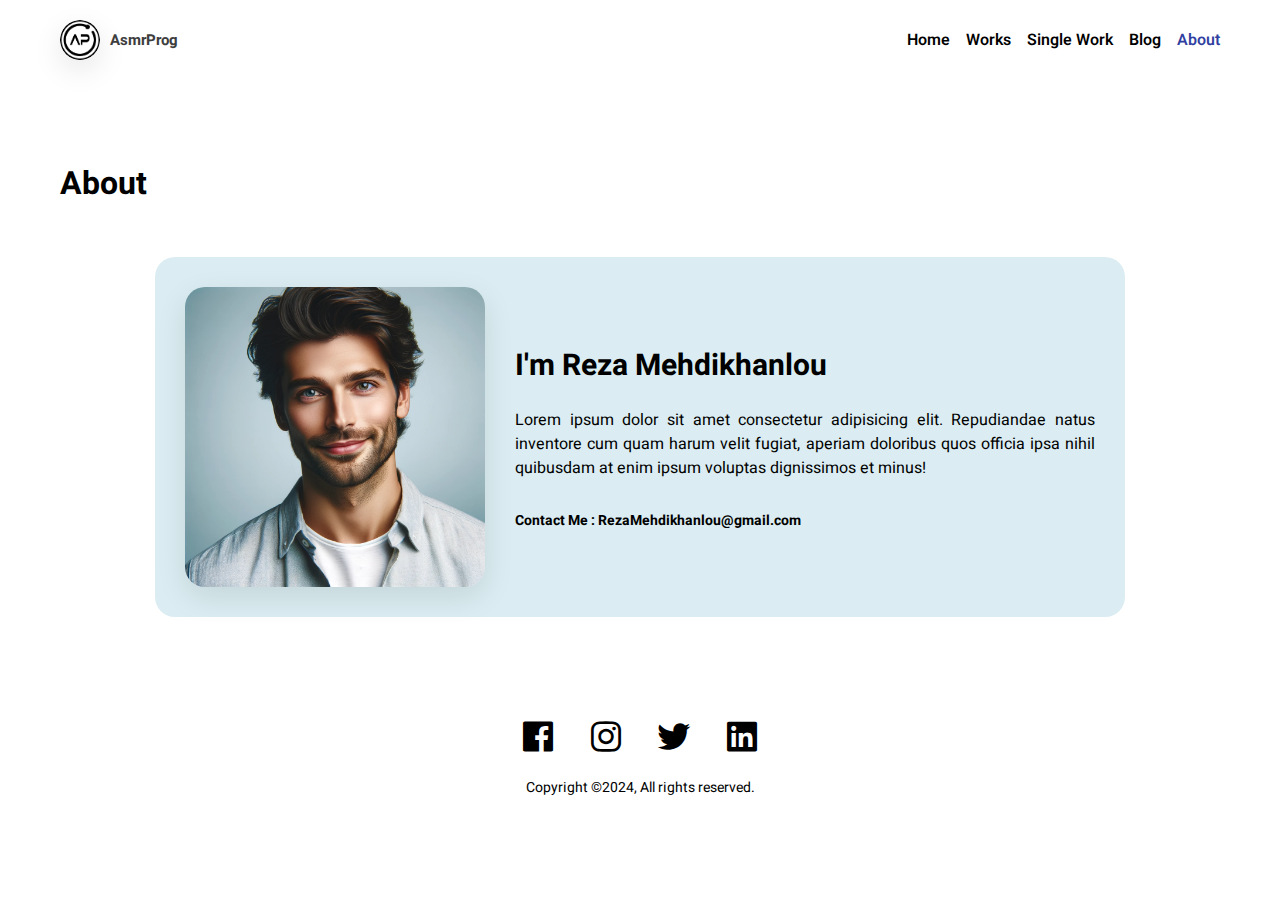
<file: about.html>
<!DOCTYPE html>
<html lang="en">

<head>
    <meta charset="UTF-8">
    <meta name="viewport" content="width=device-width, initial-scale=1.0">
    <link href='https://unpkg.com/boxicons@2.1.4/css/boxicons.min.css' rel='stylesheet'>
    <link rel="stylesheet" href="style.css">
    <title>About Page | AsmrProg</title>
</head>

<body>

    <nav>
        <div class="logo">
            <img src="assets/logo.png">
            <a href="#">AsmrProg</a>
        </div>
        <div class="nav-links">
            <a href="index.html">Home</a>
            <a href="works.html">Works</a>
            <a href="single-work.html">Single Work</a>
            <a href="blog.html">Blog</a>
            <a class="selected" href="about.html">About</a>
        </div>
    </nav>

    <h1 class="page-title">About</h1>

    <div class="content">
        <div class="container">
            <img src="assets/profile-2.png">
            <div class="about">
                <h2>I'm Reza Mehdikhanlou</h2>
                <p>Lorem ipsum dolor sit amet consectetur adipisicing elit. Repudiandae natus inventore cum quam harum
                    velit fugiat, aperiam doloribus quos officia ipsa nihil quibusdam at enim ipsum voluptas dignissimos
                    et minus!</p>
                <p class="email">Contact Me : RezaMehdikhanlou@gmail.com</p>
            </div>
        </div>
    </div>

    <footer>
        <div class="socials">
            <i class='bx bxl-facebook-square'></i>
            <i class='bx bxl-instagram'></i>
            <i class='bx bxl-twitter'></i>
            <i class='bx bxl-linkedin-square'></i>
        </div>
        <p>Copyright ©2024, All rights reserved.</p>
    </footer>

</body>

</html>
</file>
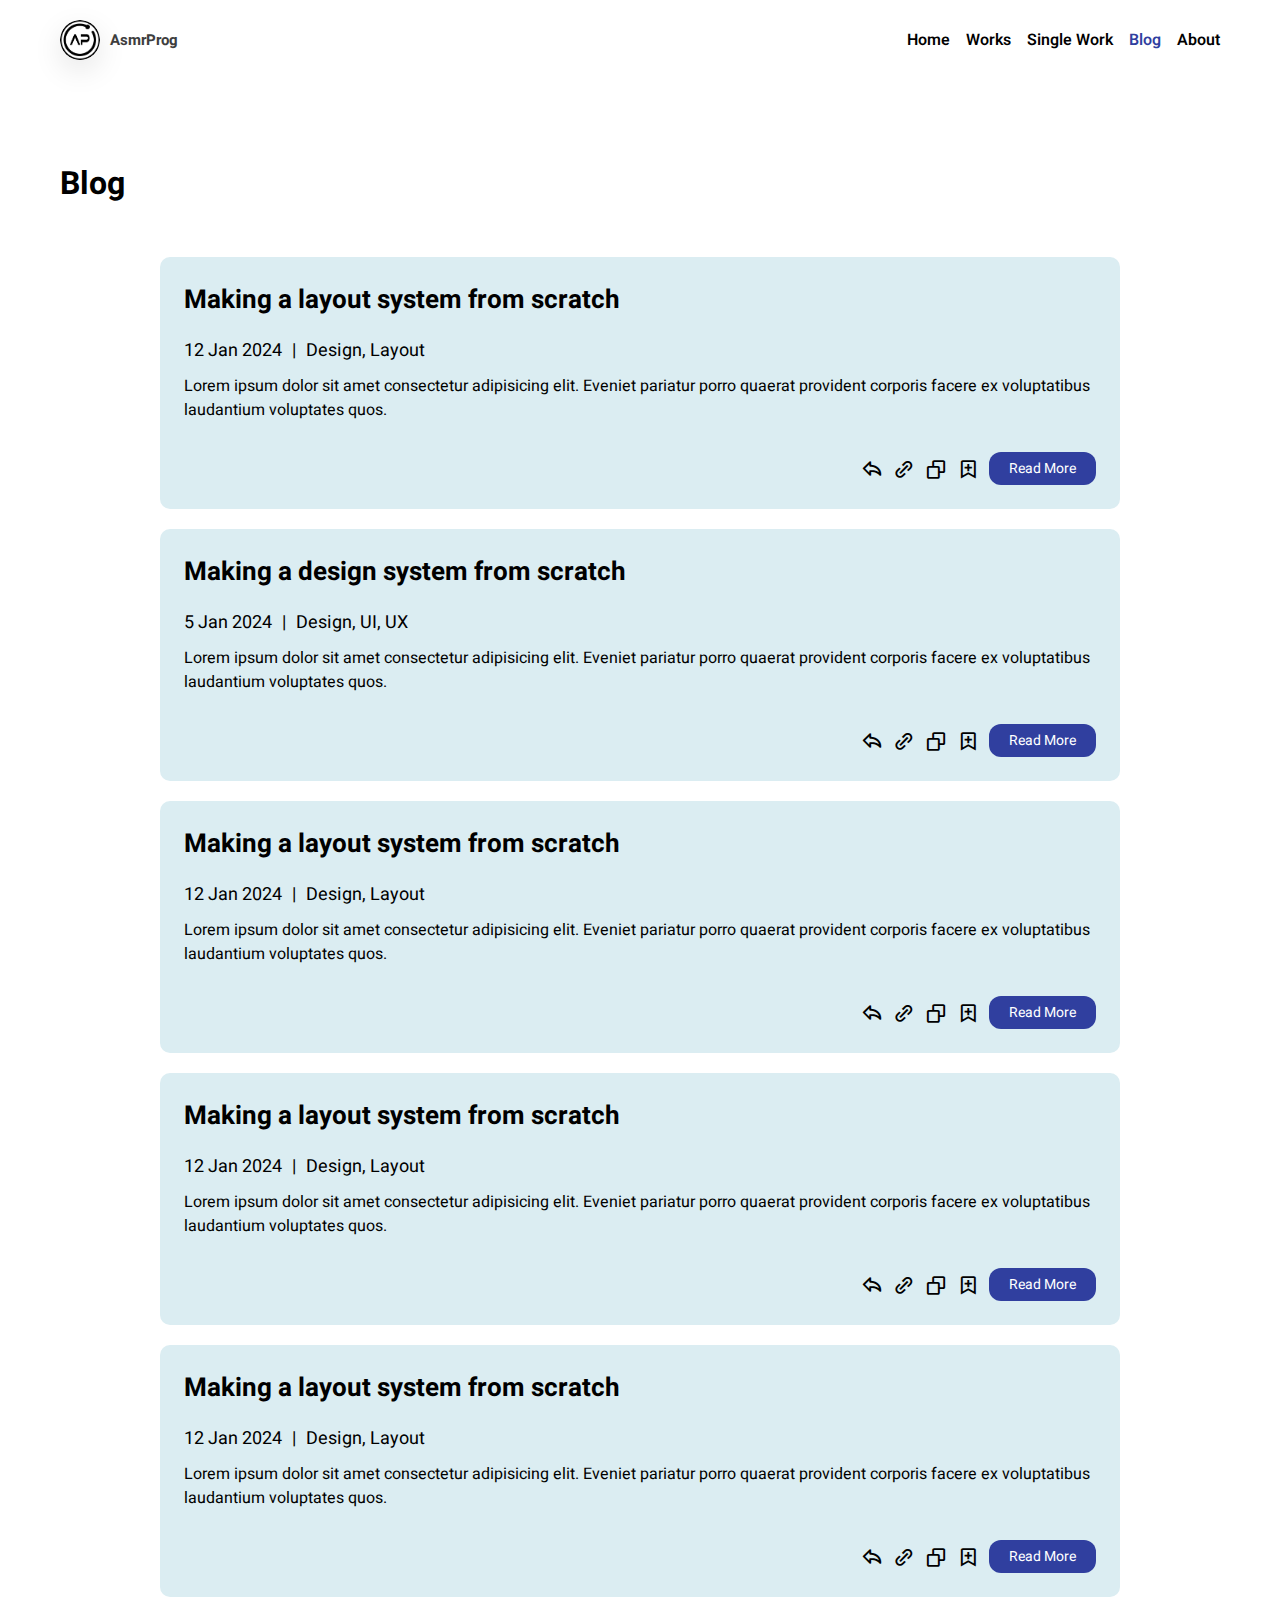
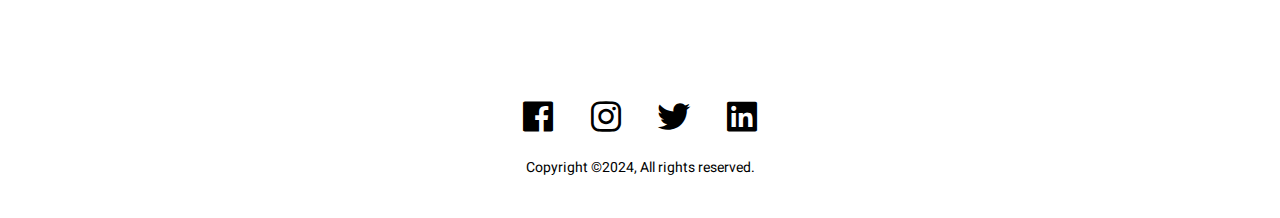
<file: blog.html>
<!DOCTYPE html>
<html lang="en">

<head>
    <meta charset="UTF-8">
    <meta name="viewport" content="width=device-width, initial-scale=1.0">
    <link href='https://unpkg.com/boxicons@2.1.4/css/boxicons.min.css' rel='stylesheet'>
    <link rel="stylesheet" href="style.css">
    <title>Blog Page | AsmrProg</title>
</head>

<body>

    <nav>
        <div class="logo">
            <img src="assets/logo.png">
            <a href="#">AsmrProg</a>
        </div>
        <div class="nav-links">
            <a href="index.html">Home</a>
            <a href="works.html">Works</a>
            <a href="single-work.html">Single Work</a>
            <a class="selected" href="blog.html">Blog</a>
            <a href="about.html">About</a>
        </div>
    </nav>


    <h1 class="page-title">Blog</h1>

    <div class="content">
        <div class="post-list">
            <div class="post-item">
                <h3>Making a layout system from scratch</h3>
                <div class="info">
                    <h5>12 Jan 2024</h5>
                    <h5>|</h5>
                    <h5>Design, Layout</h5>
                </div>
                <p>Lorem ipsum dolor sit amet consectetur adipisicing elit. Eveniet pariatur porro quaerat provident
                    corporis facere ex voluptatibus laudantium voluptates quos.</p>

                <div class="buttons">
                    <i class='bx bx-share'></i>
                    <i class='bx bx-link-alt'></i>
                    <i class='bx bx-copy'></i>
                    <i class='bx bx-bookmark-plus'></i>
                    <button>Read More</button>
                </div>

            </div>
            <div class="post-item">
                <h3>Making a design system from scratch</h3>
                <div class="info">
                    <h5>5 Jan 2024</h5>
                    <h5>|</h5>
                    <h5>Design, UI, UX</h5>
                </div>
                <p>Lorem ipsum dolor sit amet consectetur adipisicing elit. Eveniet pariatur porro quaerat provident
                    corporis facere ex voluptatibus laudantium voluptates quos.</p>
                <div class="buttons">
                    <i class='bx bx-share'></i>
                    <i class='bx bx-link-alt'></i>
                    <i class='bx bx-copy'></i>
                    <i class='bx bx-bookmark-plus'></i>
                    <button>Read More</button>
                </div>
            </div>

            <div class="post-item">
                <h3>Making a layout system from scratch</h3>
                <div class="info">
                    <h5>12 Jan 2024</h5>
                    <h5>|</h5>
                    <h5>Design, Layout</h5>
                </div>
                <p>Lorem ipsum dolor sit amet consectetur adipisicing elit. Eveniet pariatur porro quaerat provident
                    corporis facere ex voluptatibus laudantium voluptates quos.</p>
                <div class="buttons">
                    <i class='bx bx-share'></i>
                    <i class='bx bx-link-alt'></i>
                    <i class='bx bx-copy'></i>
                    <i class='bx bx-bookmark-plus'></i>
                    <button>Read More</button>
                </div>
            </div>

            <div class="post-item">
                <h3>Making a layout system from scratch</h3>
                <div class="info">
                    <h5>12 Jan 2024</h5>
                    <h5>|</h5>
                    <h5>Design, Layout</h5>
                </div>
                <p>Lorem ipsum dolor sit amet consectetur adipisicing elit. Eveniet pariatur porro quaerat provident
                    corporis facere ex voluptatibus laudantium voluptates quos.</p>
                <div class="buttons">
                    <i class='bx bx-share'></i>
                    <i class='bx bx-link-alt'></i>
                    <i class='bx bx-copy'></i>
                    <i class='bx bx-bookmark-plus'></i>
                    <button>Read More</button>
                </div>
            </div>

            <div class="post-item">
                <h3>Making a layout system from scratch</h3>
                <div class="info">
                    <h5>12 Jan 2024</h5>
                    <h5>|</h5>
                    <h5>Design, Layout</h5>
                </div>
                <p>Lorem ipsum dolor sit amet consectetur adipisicing elit. Eveniet pariatur porro quaerat provident
                    corporis facere ex voluptatibus laudantium voluptates quos.</p>
                <div class="buttons">
                    <i class='bx bx-share'></i>
                    <i class='bx bx-link-alt'></i>
                    <i class='bx bx-copy'></i>
                    <i class='bx bx-bookmark-plus'></i>
                    <button>Read More</button>
                </div>
            </div>

        </div>
    </div>


    <footer>
        <div class="socials">
            <i class='bx bxl-facebook-square'></i>
            <i class='bx bxl-instagram'></i>
            <i class='bx bxl-twitter'></i>
            <i class='bx bxl-linkedin-square'></i>
        </div>
        <p>Copyright ©2024, All rights reserved.</p>
    </footer>


</body>

</html>
</file>
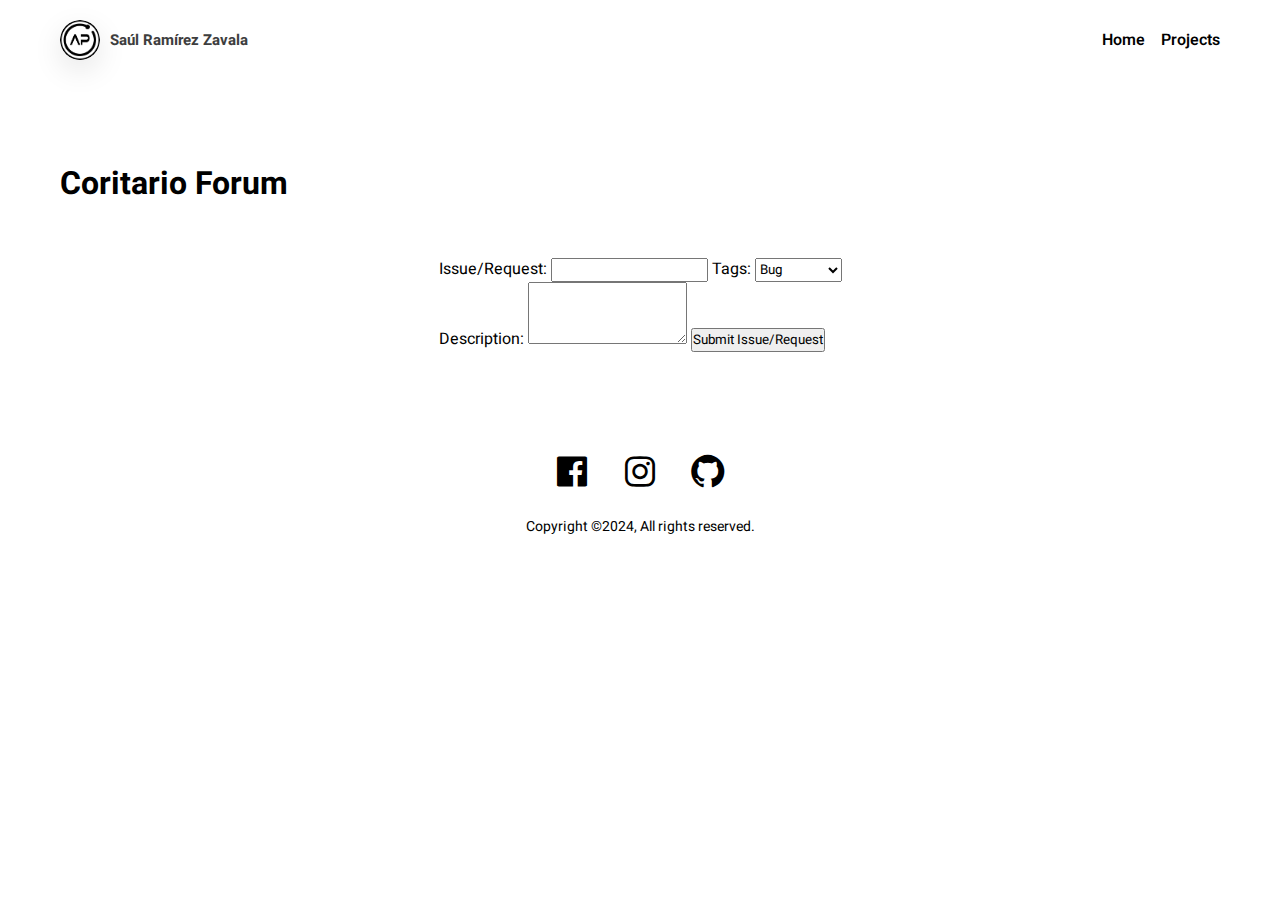
<file: coritario_forum.html>
<!DOCTYPE html>
<html lang="en">

<head>
    <meta charset="UTF-8">
    <meta name="viewport" content="width=device-width, initial-scale=1.0">
    <link href='https://unpkg.com/boxicons@2.1.4/css/boxicons.min.css' rel='stylesheet'>
    <link rel="stylesheet" href="style.css">
    <title>Coritario | SRZ</title>
</head>

<body>

    <nav>
        <div class="logo">
            <img src="assets/logo.png">
            <a href="#">Saúl Ramírez Zavala</a>
        </div>
        <div class="nav-links">
            <a href="index.html">Home</a>
            <a href="projects.html">Projects</a>
            <!-- Forum link can be accessed externally -->
        </div>
    </nav>

    <h1 class="page-title">Coritario Forum</h1>

    <div class="content">
        <div class="post-list" id="post-list">
            <!-- Existing posts will be dynamically added here -->
        </div>

        <form id="issue-form">
            <div class="form-column">
                <label for="issue-title">Issue/Request:</label>
                <input type="text" id="issue-title" name="issue-title" required>
                
                <label for="issue-tags">Tags:</label>
                <select id="issue-tags" name="issue-tags">
                    <option value="Bug">Bug</option>
                    <option value="Ortography">Ortography</option>
                    <option value="Lirycs">Lirycs</option>
                    <option value="Chords">Chords</option>
                    <option value="Other">Other</option>
                </select>
            </div>
            
            <div class="form-column">
                <label for="issue-description">Description:</label>
                <textarea id="issue-description" name="issue-description" rows="3" style="resize: vertical;" required></textarea>
                
                <button type="submit">Submit Issue/Request</button>
            </div>
        </form>
        
        
        
    </div>

    <footer>
        <div class="socials">
            <a href="https://www.facebook.com/saul.ramirezzavala.7" target="_blank">
                <i class='bx bxl-facebook-square'></i>
            </a>
            <a href="https://www.instagram.com/saulin_rz/" target="_blank">
                <i class='bx bxl-instagram'></i>
            </a>
            <a href="https://github.com/Saulin-RZ" target="_blank">
                <i class='bx bxl-github'></i>
            </a>
        </div>
        <p>Copyright ©2024, All rights reserved.</p>
    </footer>

    <script src="coritario_forum_script.js"></script> <!-- Add script.js for JavaScript logic -->
</body>

</html>
</file>
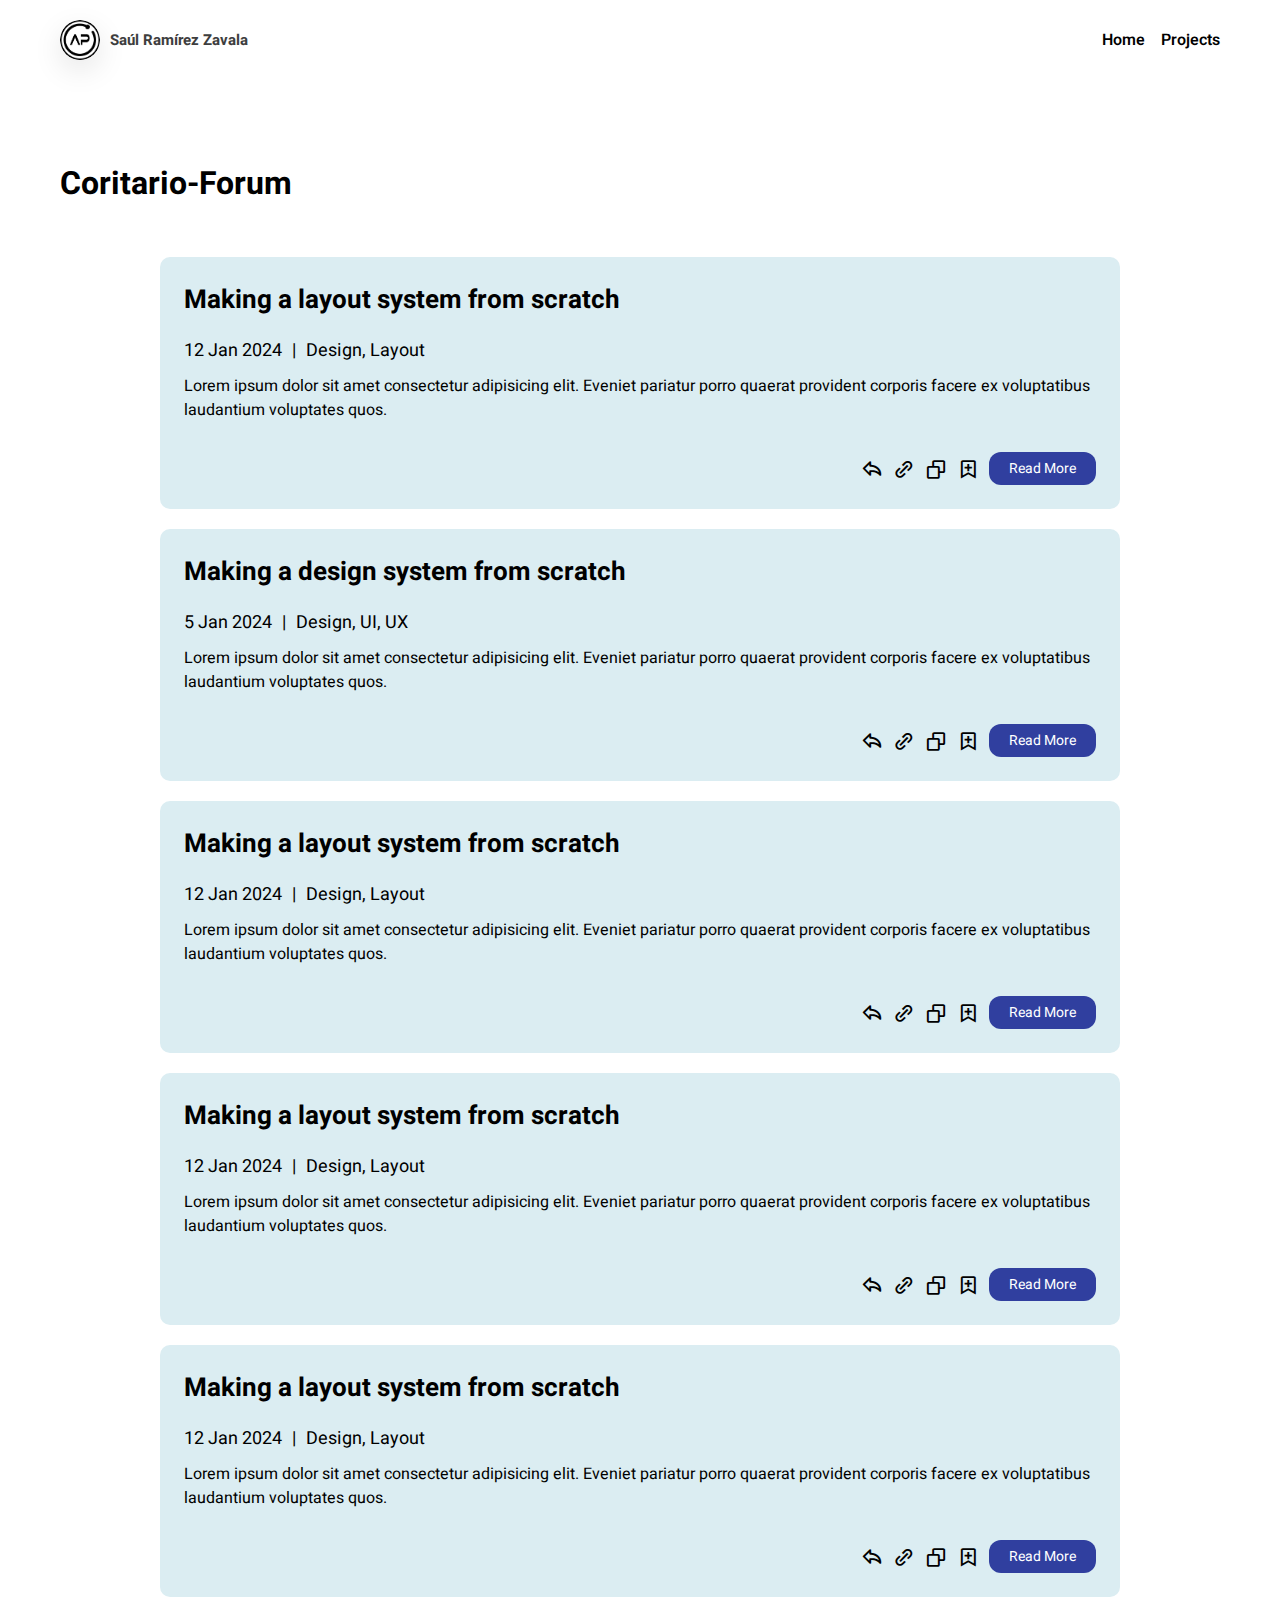
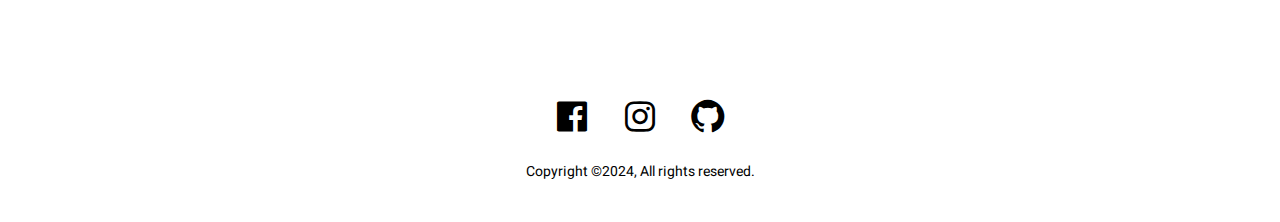
<file: forum_back.html>
<!DOCTYPE html>
<html lang="en">

<head>
    <meta charset="UTF-8">
    <meta name="viewport" content="width=device-width, initial-scale=1.0">
    <link href='https://unpkg.com/boxicons@2.1.4/css/boxicons.min.css' rel='stylesheet'>
    <link rel="stylesheet" href="style.css">
    <title>Coritario | SRZ</title>
</head>

<body>

    <nav>
        <div class="logo">
            <img src="assets/logo.png">
            <a href="#">Saúl Ramírez Zavala</a>
        </div>
        <div class="nav-links">
            <a href="index.html">Home</a>
            <a href="projects.html">Projects</a>
            <!--<a href="works.html">Works</a>
            <a href="single-work.html">Single Work</a>
            <a href="blog.html">Blog</a>
            <a href="about.html">About</a>-->
        </div>
    </nav>


    <h1 class="page-title">Coritario-Forum</h1>

    <div class="content">
        <div class="post-list">
            <div class="post-item">
                <h3>Making a layout system from scratch</h3>
                <div class="info">
                    <h5>12 Jan 2024</h5>
                    <h5>|</h5>
                    <h5>Design, Layout</h5>
                </div>
                <p>Lorem ipsum dolor sit amet consectetur adipisicing elit. Eveniet pariatur porro quaerat provident
                    corporis facere ex voluptatibus laudantium voluptates quos.</p>

                <div class="buttons">
                    <i class='bx bx-share'></i>
                    <i class='bx bx-link-alt'></i>
                    <i class='bx bx-copy'></i>
                    <i class='bx bx-bookmark-plus'></i>
                    <button>Read More</button>
                </div>

            </div>
            <div class="post-item">
                <h3>Making a design system from scratch</h3>
                <div class="info">
                    <h5>5 Jan 2024</h5>
                    <h5>|</h5>
                    <h5>Design, UI, UX</h5>
                </div>
                <p>Lorem ipsum dolor sit amet consectetur adipisicing elit. Eveniet pariatur porro quaerat provident
                    corporis facere ex voluptatibus laudantium voluptates quos.</p>
                <div class="buttons">
                    <i class='bx bx-share'></i>
                    <i class='bx bx-link-alt'></i>
                    <i class='bx bx-copy'></i>
                    <i class='bx bx-bookmark-plus'></i>
                    <button>Read More</button>
                </div>
            </div>

            <div class="post-item">
                <h3>Making a layout system from scratch</h3>
                <div class="info">
                    <h5>12 Jan 2024</h5>
                    <h5>|</h5>
                    <h5>Design, Layout</h5>
                </div>
                <p>Lorem ipsum dolor sit amet consectetur adipisicing elit. Eveniet pariatur porro quaerat provident
                    corporis facere ex voluptatibus laudantium voluptates quos.</p>
                <div class="buttons">
                    <i class='bx bx-share'></i>
                    <i class='bx bx-link-alt'></i>
                    <i class='bx bx-copy'></i>
                    <i class='bx bx-bookmark-plus'></i>
                    <button>Read More</button>
                </div>
            </div>

            <div class="post-item">
                <h3>Making a layout system from scratch</h3>
                <div class="info">
                    <h5>12 Jan 2024</h5>
                    <h5>|</h5>
                    <h5>Design, Layout</h5>
                </div>
                <p>Lorem ipsum dolor sit amet consectetur adipisicing elit. Eveniet pariatur porro quaerat provident
                    corporis facere ex voluptatibus laudantium voluptates quos.</p>
                <div class="buttons">
                    <i class='bx bx-share'></i>
                    <i class='bx bx-link-alt'></i>
                    <i class='bx bx-copy'></i>
                    <i class='bx bx-bookmark-plus'></i>
                    <button>Read More</button>
                </div>
            </div>

            <div class="post-item">
                <h3>Making a layout system from scratch</h3>
                <div class="info">
                    <h5>12 Jan 2024</h5>
                    <h5>|</h5>
                    <h5>Design, Layout</h5>
                </div>
                <p>Lorem ipsum dolor sit amet consectetur adipisicing elit. Eveniet pariatur porro quaerat provident
                    corporis facere ex voluptatibus laudantium voluptates quos.</p>
                <div class="buttons">
                    <i class='bx bx-share'></i>
                    <i class='bx bx-link-alt'></i>
                    <i class='bx bx-copy'></i>
                    <i class='bx bx-bookmark-plus'></i>
                    <button>Read More</button>
                </div>
            </div>

        </div>
    </div>


    <footer>
        <div class="socials">
            <a href="https://www.facebook.com/saul.ramirezzavala.7" target="_blank">
                <i class='bx bxl-facebook-square'></i>
            </a>
            <a href="https://www.instagram.com/saulin_rz/" target="_blank">
                <i class='bx bxl-instagram'></i>
            </a>
            <a href="https://github.com/Saulin-RZ" target="_blank">
                <i class='bx bxl-github'></i>
            </a>
            <!--
            <a href="https://twitter.com/your_profile" target="_blank">
                <i class='bx bxl-twitter'></i>
            </a>
            <a href="https://www.linkedin.com/in/your_profile" target="_blank">
                <i class='bx bxl-linkedin-square'></i>
            </a>
            -->
        </div>
        <p>Copyright ©2024, All rights reserved.</p>
    </footer>


</body>

</html>
</file>
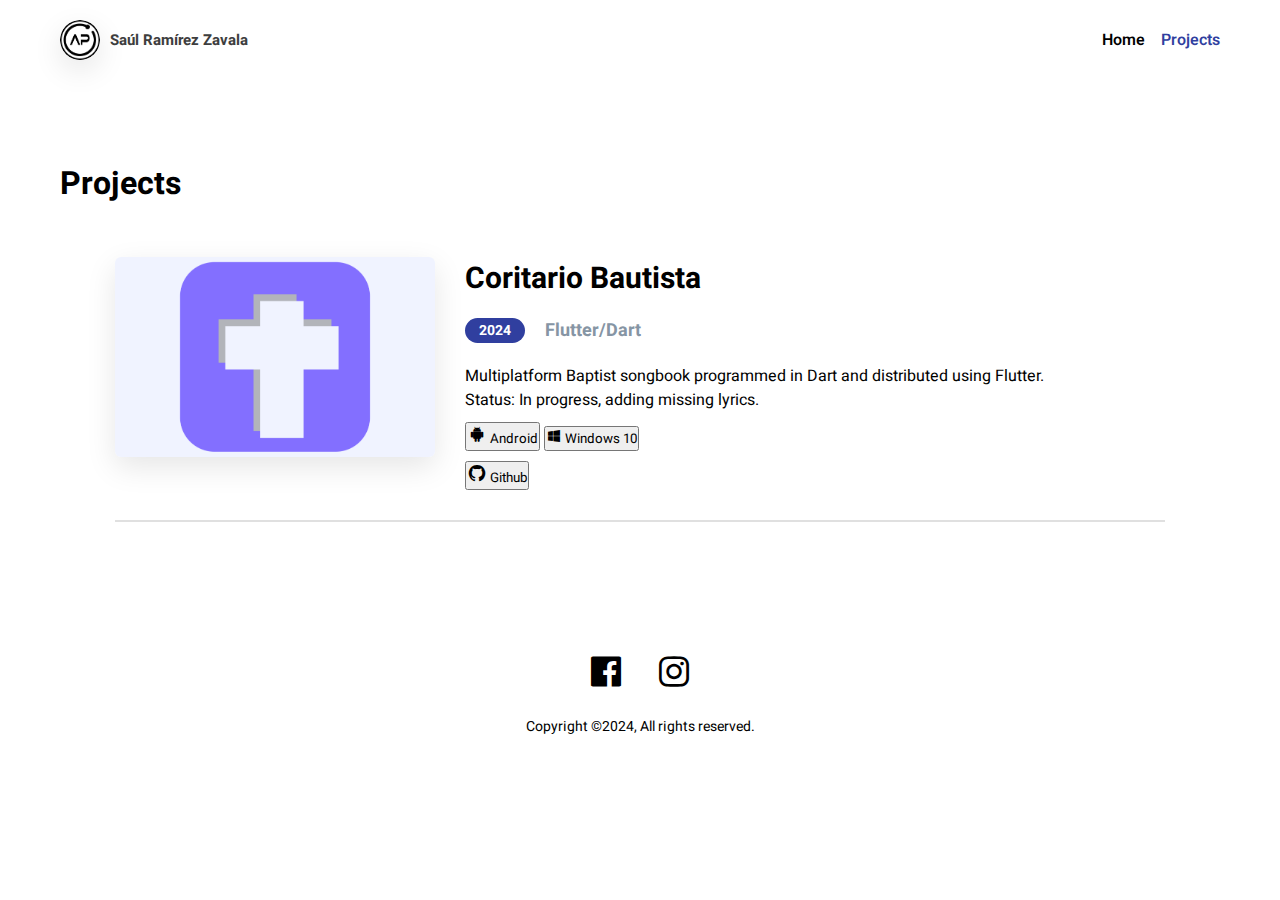
<file: projects.html>
<!DOCTYPE html>
<html lang="en">

<head>
    <meta charset="UTF-8">
    <meta name="viewport" content="width=device-width, initial-scale=1.0">
    <link href='https://unpkg.com/boxicons@2.1.4/css/boxicons.min.css' rel='stylesheet'>
    <link rel="stylesheet" href="style.css">
    <title>Works Page | AsmrProg</title>
</head>

<body>

    <nav>
        <div class="logo">
            <img src="assets/logo.png">
            <a href="#">Saúl Ramírez Zavala</a>
        </div>
        <div class="nav-links">
            <a href="index.html">Home</a>
            <a class="selected" href="projects.html">Projects</a>
            <!--<a href="single-work.html">Single Work</a>
            <a href="blog.html">Blog</a>
            <a href="about.html">About</a>-->
        </div>
    </nav>

    <h1 class="page-title">Projects</h1>

    <div class="content">
        <div class="works-list">
            <div class="item">
                <img src="assets/Coritario_1.png">
                <div class="details">
                    <h3>Coritario Bautista</h3>
                    <div class="item-info">
                        <div class="year-badge">2024</div>
                        <h4>Flutter/Dart</h4>
                    </div>
                    <p>Multiplatform Baptist songbook programmed in Dart and distributed using Flutter.</p>
                    <p>Status: In progress, adding missing lyrics.</p>

                    
                    <!-- Adding margin before the buttons -->
                    <div style="margin-top: 10px;">
                        <a href="https://github.com/Saulin-RZ/CORITARIO/releases/download/windows_10/Coritario.zip" download>
                            <button class="download-button download-button-android">
                                <i class="bx bxl-android" style="font-size: 20px;"></i> Android
                            </button>
                        </a>
                        <a href="https://github.com/Saulin-RZ/CORITARIO/releases/download/windows_10/Coritario.zip" download>
                            <button class="download-button download-button-windows">
                                <i class="bx bxl-windows" style="font-size: 16px;"></i> Windows 10
                            </button>
                        </a>
                        
                    </div>
                    <div style="margin-top: 10px;">
                        <a href="https://github.com/Saulin-RZ/CORITARIO" target="_blank">
                            <button class="download-button download-button-github">
                                <i class="bx bxl-github" style="font-size: 20px;"></i> Github
                            </button>
                        </a>
                    </div>
                </div>
            </div>
        </div>
    </div>
    
    
    

    <footer>
        <div class="socials">
            <a href="https://www.facebook.com/saul.ramirezzavala.7" target="_blank">
                <i class='bx bxl-facebook-square'></i>
            </a>
            <a href="https://www.instagram.com/saulin_rz/" target="_blank">
                <i class='bx bxl-instagram'></i>
            </a>
            <!--
            <a href="https://twitter.com/your_profile" target="_blank">
                <i class='bx bxl-twitter'></i>
            </a>
            <a href="https://www.linkedin.com/in/your_profile" target="_blank">
                <i class='bx bxl-linkedin-square'></i>
            </a>
            -->
        </div>
        <p>Copyright ©2024, All rights reserved.</p>
    </footer>


</body>

</html>
</file>
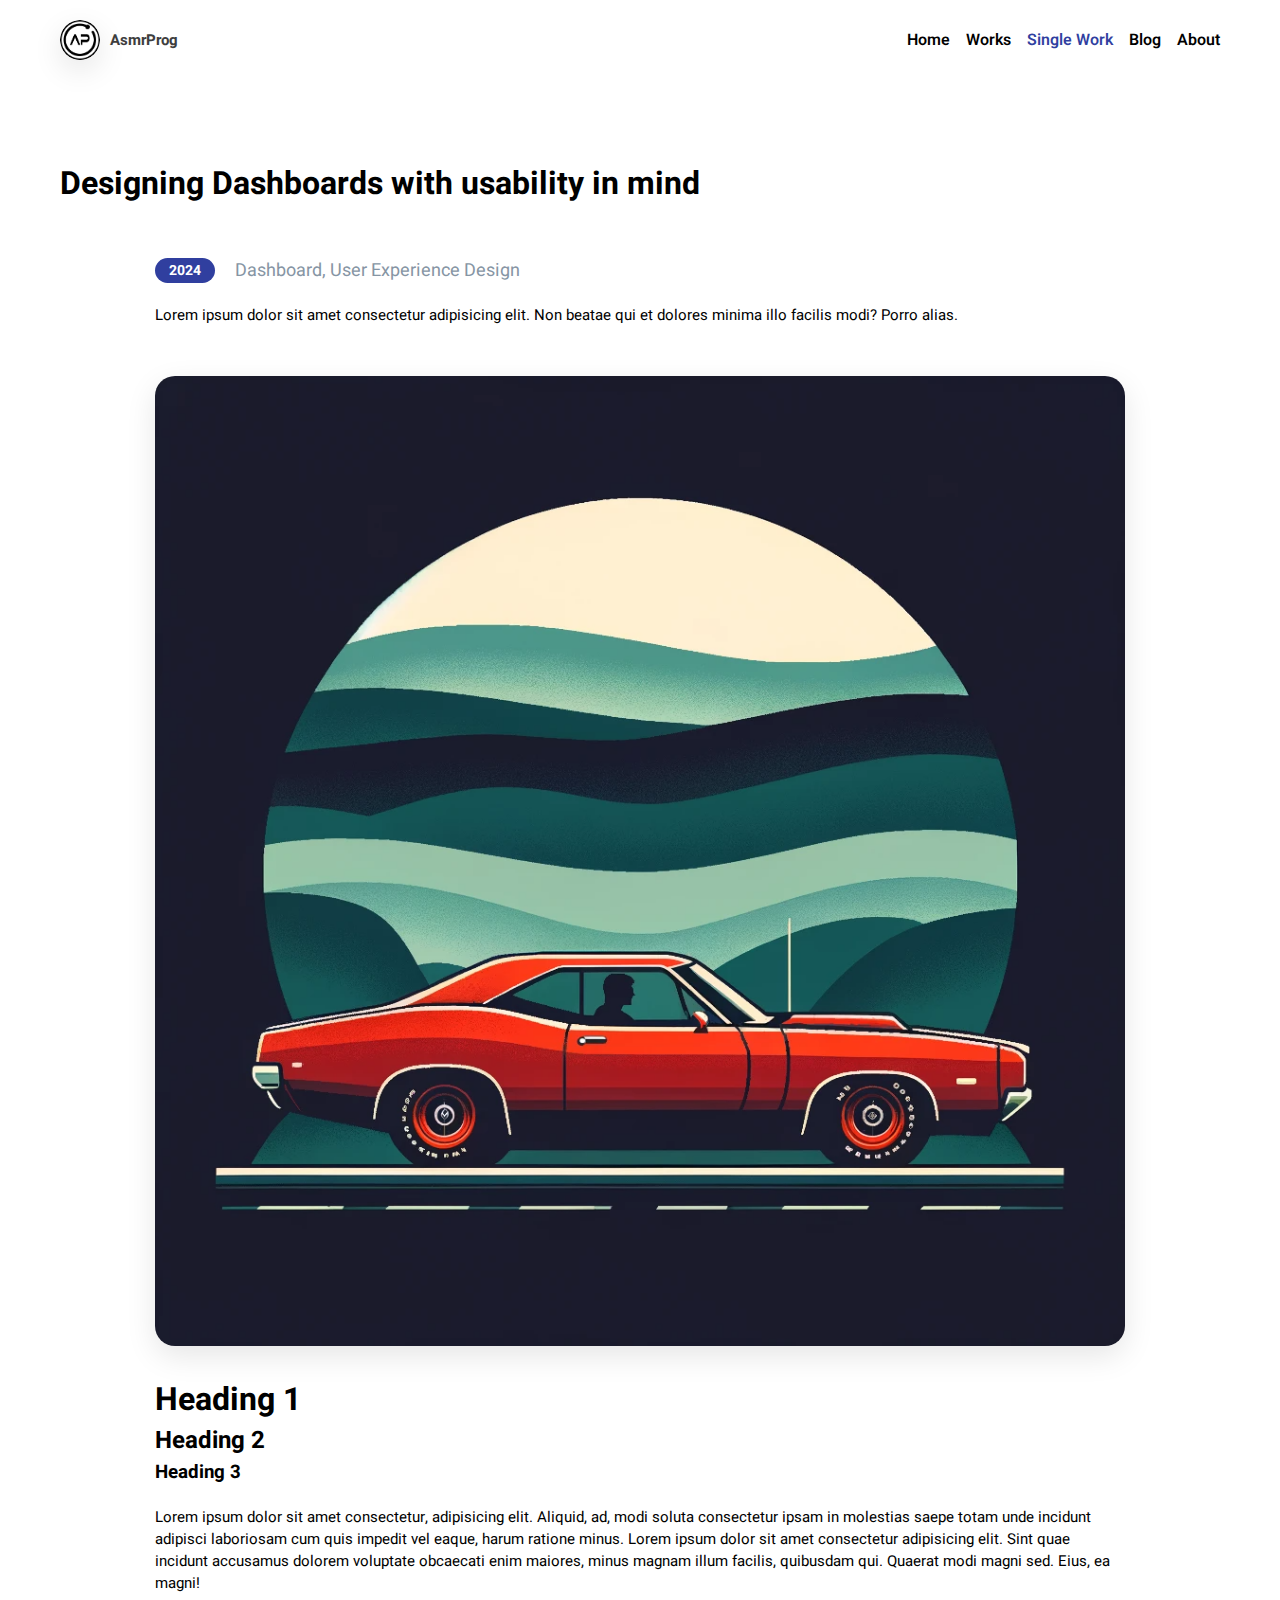
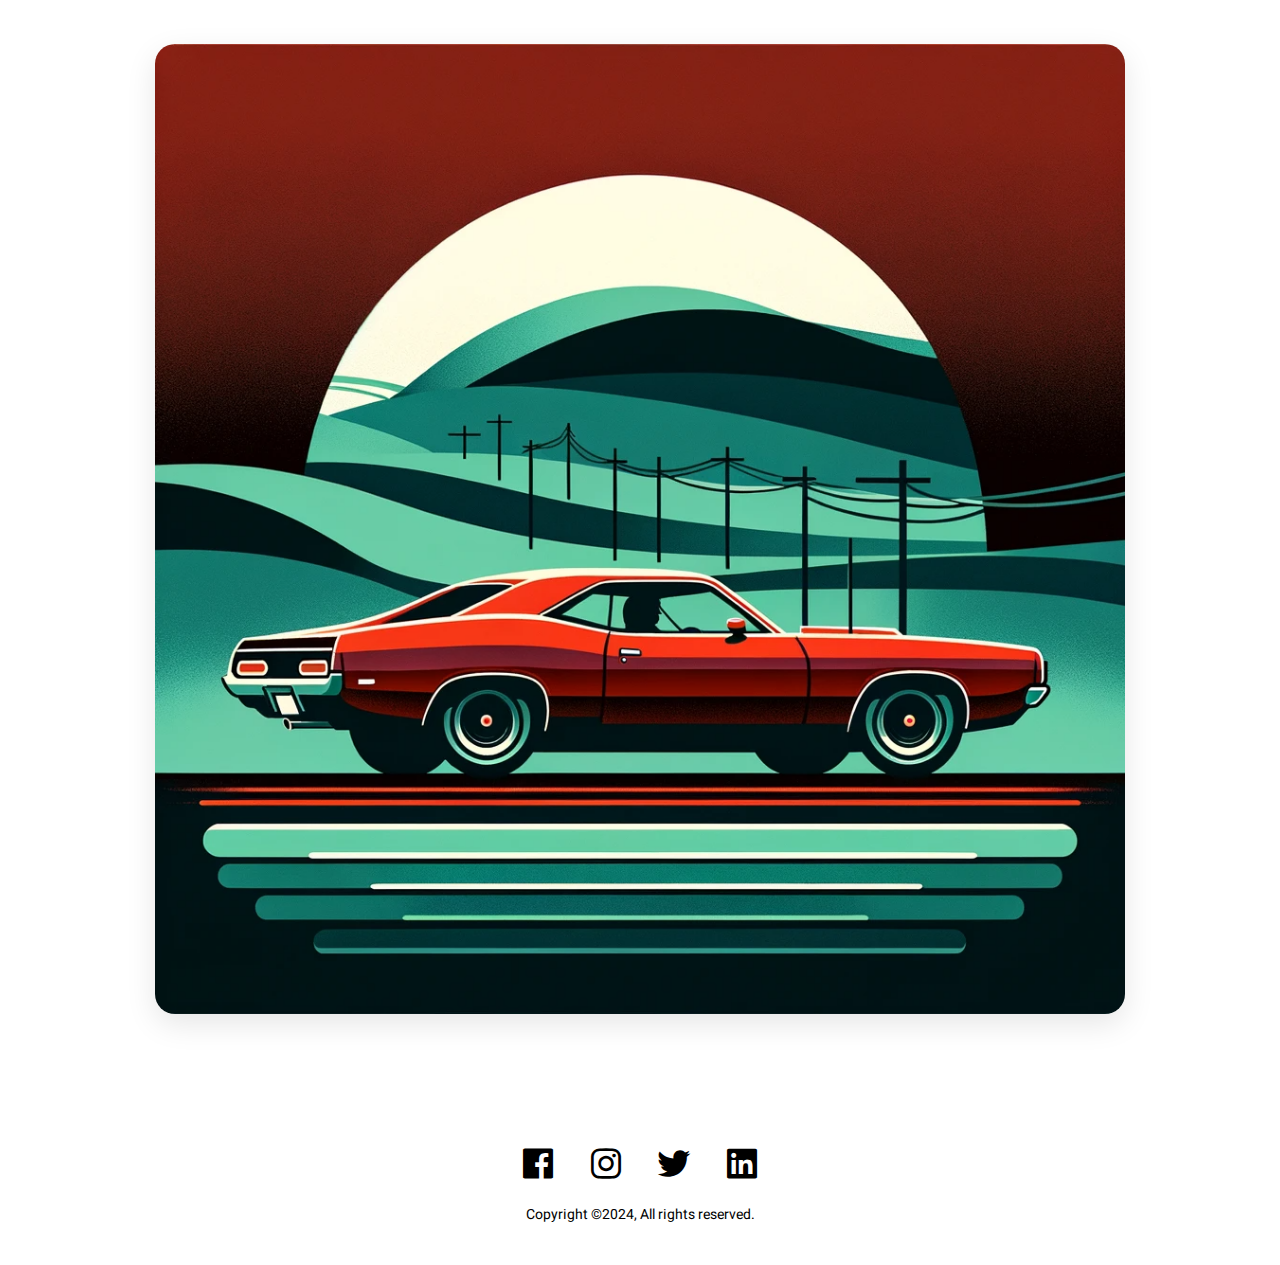
<file: single-work.html>
<!DOCTYPE html>
<html lang="en">

<head>
    <meta charset="UTF-8">
    <meta name="viewport" content="width=device-width, initial-scale=1.0">
    <link href='https://unpkg.com/boxicons@2.1.4/css/boxicons.min.css' rel='stylesheet'>
    <link rel="stylesheet" href="style.css">
    <title>Single Work Page | AsmrProg</title>
</head>

<body>

    <nav>
        <div class="logo">
            <img src="assets/logo.png">
            <a href="#">AsmrProg</a>
        </div>
        <div class="nav-links">
            <a href="index.html">Home</a>
            <a href="works.html">Works</a>
            <a class="selected" href="single-work.html">Single Work</a>
            <a href="blog.html">Blog</a>
            <a href="about.html">About</a>
        </div>
    </nav>

    <h1 class="page-title">Designing Dashboards with usability in mind</h1>


    <div class="content">
        <div class="work-info">
            <div class="year-badge">2024</div>
            <div class="category">
                <p>Dashboard, User Experience Design</p>
            </div>
        </div>

        <p>Lorem ipsum dolor sit amet consectetur adipisicing elit. Non beatae qui et dolores minima illo facilis modi?
            Porro alias.</p>

        <img src="assets/single-post-1.png">

        <h1>Heading 1</h1>
        <h2>Heading 2</h2>
        <h3>Heading 3</h3>

        <p>Lorem ipsum dolor sit amet consectetur, adipisicing elit. Aliquid, ad, modi soluta consectetur ipsam in
            molestias saepe totam unde incidunt adipisci laboriosam cum quis impedit vel eaque, harum ratione minus.
            Lorem ipsum dolor sit amet consectetur adipisicing elit. Sint quae incidunt accusamus dolorem voluptate
            obcaecati enim maiores, minus magnam illum facilis, quibusdam qui. Quaerat modi magni sed. Eius, ea magni!
        </p>

        <img src="assets/single-post-2.png">

    </div>


    <footer>
        <div class="socials">
            <i class='bx bxl-facebook-square'></i>
            <i class='bx bxl-instagram'></i>
            <i class='bx bxl-twitter'></i>
            <i class='bx bxl-linkedin-square'></i>
        </div>
        <p>Copyright ©2024, All rights reserved.</p>
    </footer>


</body>

</html>
</file>
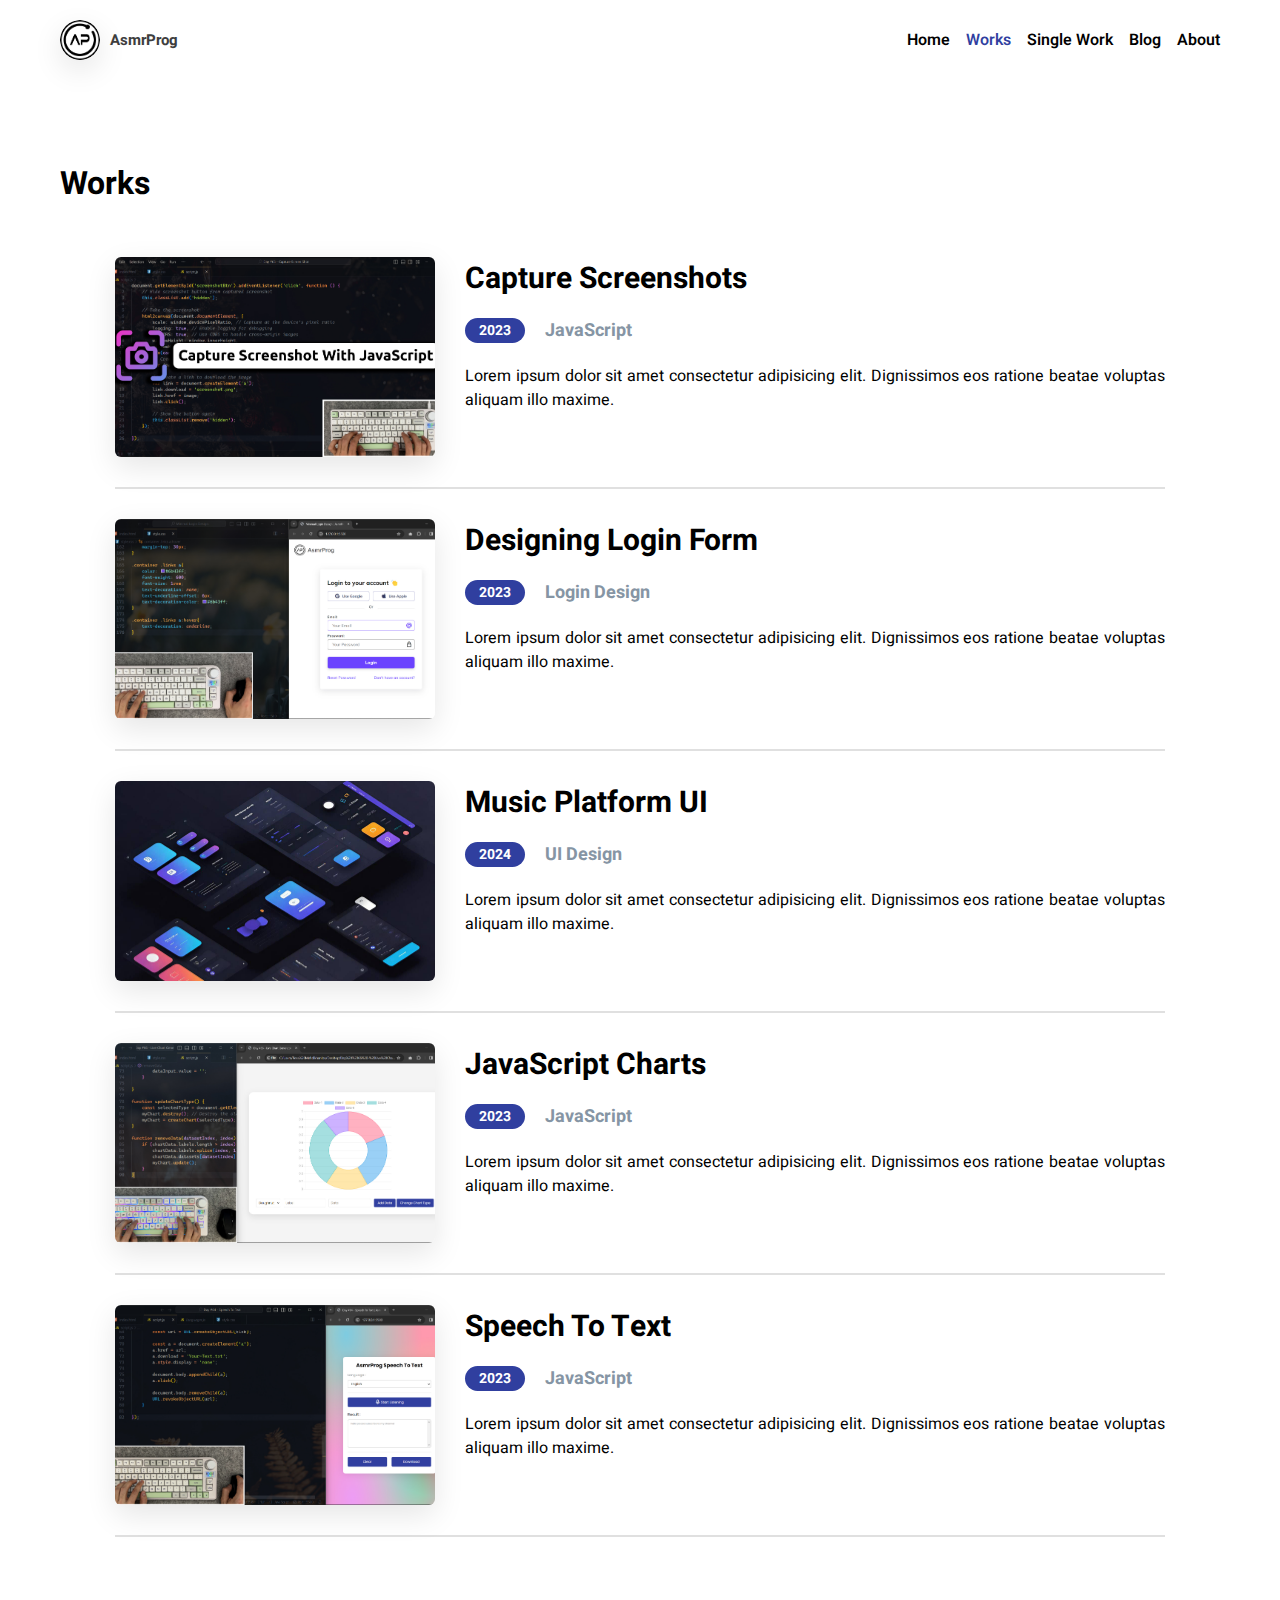
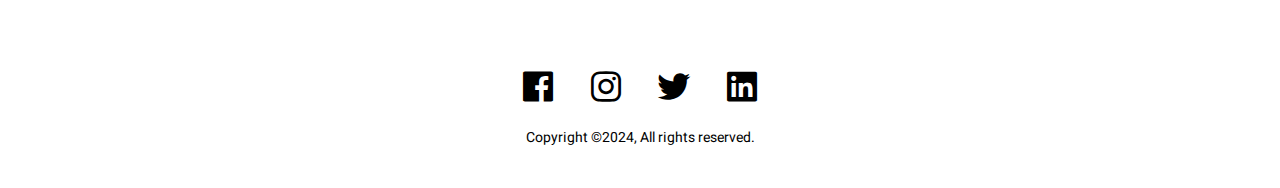
<file: works.html>
<!DOCTYPE html>
<html lang="en">

<head>
    <meta charset="UTF-8">
    <meta name="viewport" content="width=device-width, initial-scale=1.0">
    <link href='https://unpkg.com/boxicons@2.1.4/css/boxicons.min.css' rel='stylesheet'>
    <link rel="stylesheet" href="style.css">
    <title>Works Page | AsmrProg</title>
</head>

<body>

    <nav>
        <div class="logo">
            <img src="assets/logo.png">
            <a href="#">AsmrProg</a>
        </div>
        <div class="nav-links">
            <a href="index.html">Home</a>
            <a class="selected" href="works.html">Works</a>
            <a href="single-work.html">Single Work</a>
            <a href="blog.html">Blog</a>
            <a href="about.html">About</a>
        </div>
    </nav>

    <h1 class="page-title">Works</h1>

    <div class="content">
        <div class="works-list">
            <div class="item">
                <img src="assets/item-1.jpg">
                <div class="details">
                    <h3>Capture Screenshots</h3>
                    <div class="item-info">
                        <div class="year-badge">2023</div>
                        <h4>JavaScript</h4>
                    </div>
                    <p>Lorem ipsum dolor sit amet consectetur adipisicing elit. Dignissimos eos ratione beatae voluptas
                        aliquam illo maxime.</p>
                </div>
            </div>
            <div class="item">
                <img src="assets/item-2.jpg">
                <div class="details">
                    <h3>Designing Login Form</h3>
                    <div class="item-info">
                        <div class="year-badge">2023</div>
                        <h4>Login Design</h4>
                    </div>
                    <p>Lorem ipsum dolor sit amet consectetur adipisicing elit. Dignissimos eos ratione beatae voluptas
                        aliquam illo maxime.</p>
                </div>
            </div>
            <div class="item">
                <img src="assets/item-3.jpg">
                <div class="details">
                    <h3>Music Platform UI</h3>
                    <div class="item-info">
                        <div class="year-badge">2024</div>
                        <h4>UI Design</h4>
                    </div>
                    <p>Lorem ipsum dolor sit amet consectetur adipisicing elit. Dignissimos eos ratione beatae voluptas
                        aliquam illo maxime.</p>
                </div>
            </div>
            <div class="item">
                <img src="assets/item-4.jpg">
                <div class="details">
                    <h3>JavaScript Charts</h3>
                    <div class="item-info">
                        <div class="year-badge">2023</div>
                        <h4>JavaScript</h4>
                    </div>
                    <p>Lorem ipsum dolor sit amet consectetur adipisicing elit. Dignissimos eos ratione beatae voluptas
                        aliquam illo maxime.</p>
                </div>
            </div>
            <div class="item">
                <img src="assets/item-5.jpg">
                <div class="details">
                    <h3>Speech To Text</h3>
                    <div class="item-info">
                        <div class="year-badge">2023</div>
                        <h4>JavaScript</h4>
                    </div>
                    <p>Lorem ipsum dolor sit amet consectetur adipisicing elit. Dignissimos eos ratione beatae voluptas
                        aliquam illo maxime.</p>
                </div>
            </div>
        </div>
    </div>

    <footer>
        <div class="socials">
            <i class='bx bxl-facebook-square'></i>
            <i class='bx bxl-instagram'></i>
            <i class='bx bxl-twitter'></i>
            <i class='bx bxl-linkedin-square'></i>
        </div>
        <p>Copyright ©2024, All rights reserved.</p>
    </footer>


</body>

</html>
</file>
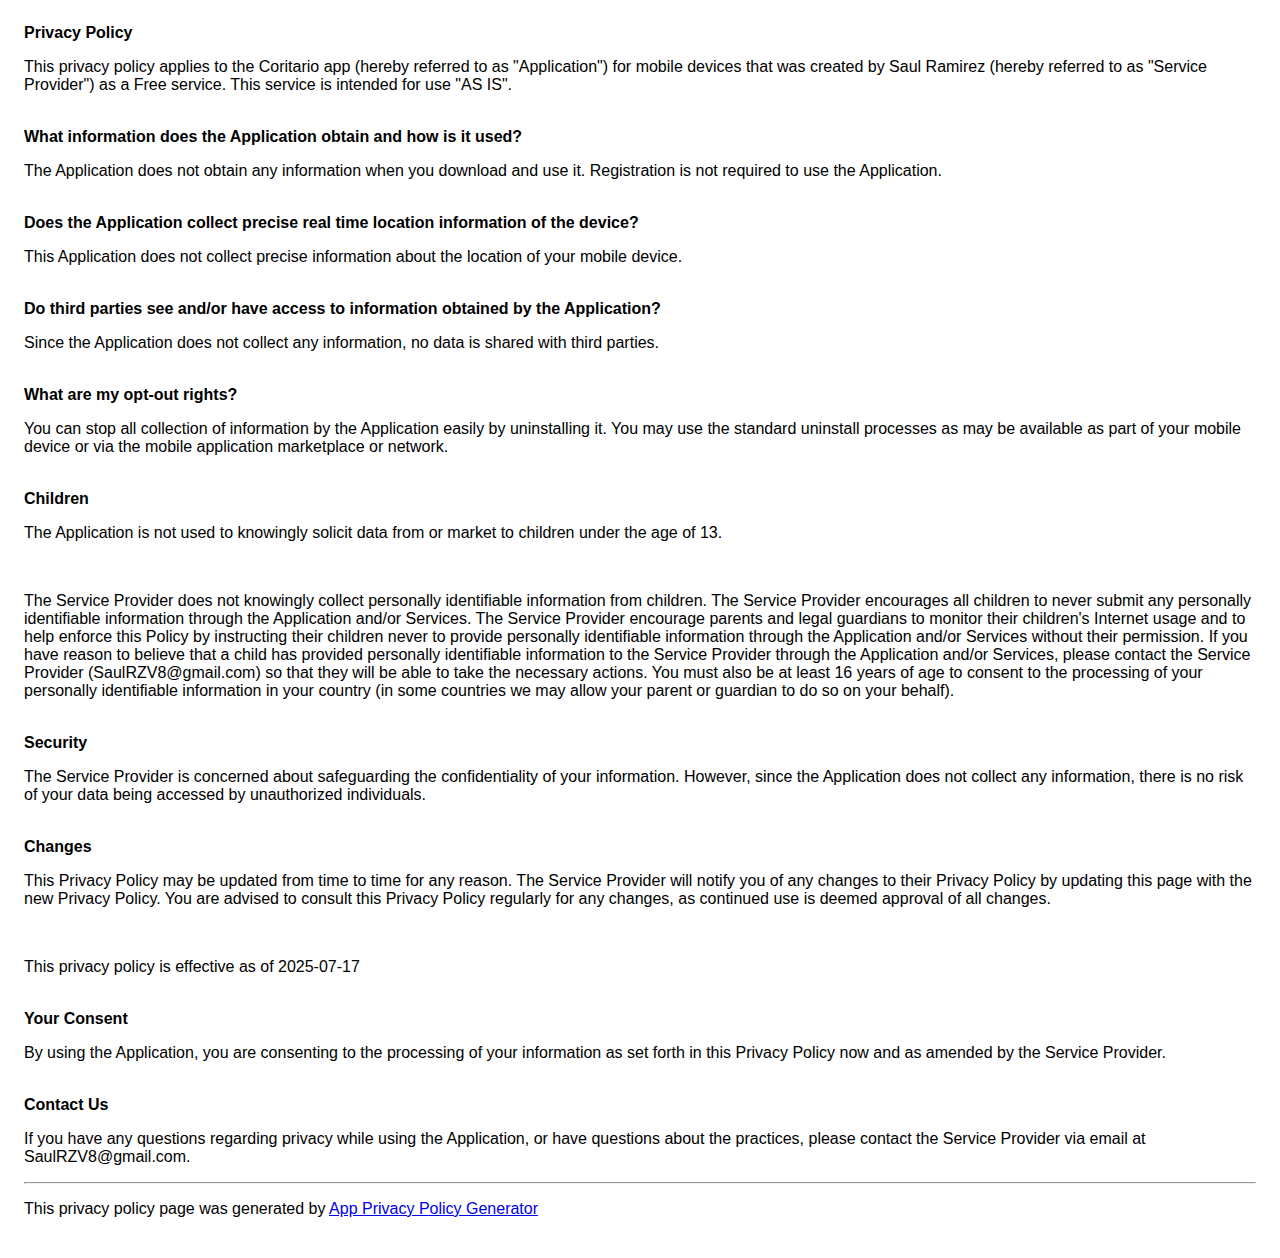
<file: documentation/coritario/PPolicy.html>
<!DOCTYPE html>
    <html>
    <head>
      <meta charset='utf-8'>
      <meta name='viewport' content='width=device-width'>
      <title>Privacy Policy</title>
      <style> body { font-family: 'Helvetica Neue', Helvetica, Arial, sans-serif; padding:1em; } </style>
    </head>
    <body>
    <strong>Privacy Policy</strong><p>This privacy policy applies to the Coritario app (hereby referred to as "Application") for mobile devices that was created by Saul Ramirez (hereby referred to as "Service Provider") as a Free service. This service is intended for use "AS IS".</p><br><strong>What information does the Application obtain and how is it used?</strong><p>The Application does not obtain any information when you download and use it. Registration is not required to use the Application.</p><br><strong>Does the Application collect precise real time location information of the device?</strong><p>This Application does not collect precise information about the location of your mobile device.</p><br><strong>Do third parties see and/or have access to information obtained by the Application?</strong><p>Since the Application does not collect any information, no data is shared with third parties.</p><br><strong>What are my opt-out rights?</strong><p>You can stop all collection of information by the Application easily by uninstalling it. You may use the standard uninstall processes as may be available as part of your mobile device or via the mobile application marketplace or network.</p><br><strong>Children</strong><p>The Application is not used to knowingly solicit data from or market to children under the age of 13.</p><br><p>The Service Provider does not knowingly collect personally identifiable information from children. The Service Provider encourages all children to never submit any personally identifiable information through the Application and/or Services. The Service Provider encourage parents and legal guardians to monitor their children's Internet usage and to help enforce this Policy by instructing their children never to provide personally identifiable information through the Application and/or Services without their permission. If you have reason to believe that a child has provided personally identifiable information to the Service Provider through the Application and/or Services, please contact the Service Provider (SaulRZV8@gmail.com) so that they will be able to take the necessary actions. You must also be at least 16 years of age to consent to the processing of your personally identifiable information in your country (in some countries we may allow your parent or guardian to do so on your behalf).</p><br><strong>Security</strong><p>The Service Provider is concerned about safeguarding the confidentiality of your information. However, since the Application does not collect any information, there is no risk of your data being accessed by unauthorized individuals.</p><br><strong>Changes</strong><p>This Privacy Policy may be updated from time to time for any reason. The Service Provider will notify you of any changes to their Privacy Policy by updating this page with the new Privacy Policy. You are advised to consult this Privacy Policy regularly for any changes, as continued use is deemed approval of all changes.</p><br><p>This privacy policy is effective as of 2025-07-17</p><br><strong>Your Consent</strong><p>By using the Application, you are consenting to the processing of your information as set forth in this Privacy Policy now and as amended by the Service Provider.</p><br><strong>Contact Us</strong><p>If you have any questions regarding privacy while using the Application, or have questions about the practices, please contact the Service Provider via email at SaulRZV8@gmail.com.</p><hr><p>This privacy policy page was generated by <a href="https://app-privacy-policy-generator.nisrulz.com/" target="_blank" rel="noopener noreferrer">App Privacy Policy Generator</a></p>
    </body>
    </html>
</file>
<file: style.css>
@import url('https://fonts.googleapis.com/css2?family=Heebo:wght@300;400;500;600;700;800&display=swap');

*{
    margin: 0;
    padding: 0;
    box-sizing: border-box;
    font-family: 'Heebo', sans-serif;
}

a{
    text-decoration: none;
    color: #000;
}

img{
    object-fit: cover;
    object-position: top;
    box-shadow: 0 10px 30px rgba(0, 0, 0, 0.1);
}

nav{
    padding: 20px 148px;
    background-color: #fff;
    display: flex;
    align-items: center;
    justify-content: space-between;
    font-weight: 600;
}

nav .logo{
    display: flex;
    align-items: center;
    gap: 10px;
}

nav .logo img{
    width: 40px;
    height: 40px;
    border-radius: 50%;
}

nav .logo a{
    font-size: 15px;
    color: #3e3e3e;
    font-weight: bold;
}

nav .nav-links{
    display: flex;
    gap: 16px;
}

nav .nav-links a{
    transition: color 0.3s ease;
}

nav .nav-links a:hover,
nav .nav-links a.selected{
    color: #303f9f;
}

.main {
    padding: 0 148px;
    display: flex;
    align-items: center;
    justify-content: space-between;
    gap: 50px;
    height: calc(100vh - 80px);
}

.main .info h1{
    font-size: 44px;
    margin-bottom: 40px;
}

.main .info p{
    font-size: 16px;
    margin-bottom: 45px;
    width: 100%;
}

.main .info button,
.content .post-list .post-item .buttons button{
    padding: 10px 30px;
    background: #303f9f;
    border: none;
    color: #fff;
    font-size: 16px;
    border-radius: 12px;
    cursor: pointer;
    transition: background 0.3s ease;
}

.main .info button:hover,
.content .post-list .post-item .buttons button:hover{
    background: #1a237e;
}

.main img{
    width: 400px;
    height: 400px;
    border-radius: 140px;
}

.recent{
    padding: 60px 148px;
    background-color: #dbedf2;
}

.recent .header{
    display: flex;
    align-items: center;
    justify-content: space-between;
    margin-bottom: 30px;
}

.recent .header h4,
.separator h4{
    font-size: 20px;
    font-weight: 400;
}

.recent .header a{
    color: #303f9f;
}

.recent .posts{
    display: flex;
    justify-content: center;
    gap: 20px;
}

.recent .posts .post-item{
    background-color: #fff;
    padding: 24px;
    width: 460px;
}

.recent .posts .post-item h3,
.content .post-list .post-item h3{
    font-size: 26px;
    margin-bottom: 18px;
}

.recent .posts .post-item .info,
.content .post-list .post-item .info{
    display: flex;
    gap: 10px;
    margin-bottom: 10px;
}

.recent .posts .post-item .info h5,
.content .post-list .post-item h5{
    font-size: 18px;
    font-weight: 400;
}

.recent .posts .post-item p{
    width: 400px;
}

.separator{
    padding: 40px 148px 0;
}

.separator h4{
    margin-bottom: 30px;
}

.featured{
    padding: 40px 290px 0;
}

.featured .item,
.works-list .item{
    display: flex;
    gap: 30px;
    margin-bottom: 30px;
    padding-bottom: 30px;
    border-bottom: 2px solid #e0e0e0;
}

.featured .item img,
.works-list .item img{
    width: 320px;
    height: 200px;
    border-radius: 6px;
}

.featured .item .details h3,
.works-list .item h3{
    font-size: 30px;
    margin-bottom: 16px;
}

.featured .item .details .item-info,
.works-list .item .details .item-info{
    display: flex;
    align-items: center;
    gap: 20px;
    margin-bottom: 20px;
}

.featured .item .details .item-info .year-badge,
.works-list .item .details .item-info .year-badge,
.content .work-info .year-badge{
    background-color: #303f9f;
    padding: 2px 14px;
    color: #fff;
    border-radius: 16px;
    font-size: 14px;
    font-weight: bold;
}

.featured .item .details .item-info h4,
.works-list .item .details .item-info h4{
    color: #8695a4;
    font-size: 18px;
}

.featured .item .details p,
.works-list .item .details p{
    width: 700px;
    text-align: justify;
}

footer{
    padding: 40px 0;
    display: flex;
    flex-direction: column;
    align-items: center;
}

footer .socials{
    display: flex;
    align-items: center;
    gap: 28px;
    margin-bottom: 20px;
}

footer .socials i{
    font-size: 40px;
    cursor: pointer;
    transition: color 0.3s ease;
}

footer .socials i:hover{
    color: #303f9f;
}

footer p{
    font-size: 14px;
}

.page-title{
    padding: 80px 234px 20px;
    width: 100%;
}

.content{
    padding: 30px 148px 60px;
    display: flex;
    flex-direction: column;
    align-items: center;
}

.content .work-info{
    display: flex;
    align-items: center;
    justify-content: flex-start;
    gap: 20px;
    width: 970px;
}

.content .work-info .category{
    color: #8695a4;
    font-size: 18px;
}

.content>p{
    width: 970px;
    font-size: 15px;
    margin: 20px 0;
}

.content>img{
    width: 970px;
    margin: 30px 0;
    border-radius: 20px;
}

.content>h1,
.content>h2,
.content>h3{
    width: 970px;
}

.content .post-list{
    display: flex;
    flex-direction: column;
    gap: 20px;
}

.content .post-list .post-item{
    background-color: #dbedf2;
    padding: 24px;
    width: 960px;
    border-radius: 10px;
}

.content .post-list .post-item .buttons{
    margin-top: 30px;
    display: flex;
    align-items: center;
    justify-content: flex-end;
    gap: 10px;
}

.content .post-list .post-item .buttons button{
    font-size: 14px;
    padding: 6px 20px;
}

.content .post-list .post-item .buttons i{
    font-size: 22px;
    cursor: pointer;
    transition: color 0.3s ease;
}

.content .post-list .post-item .buttons i:hover{
    color: #303f9f;
}

.content .container{
    background-color: #dbedf2;
    padding: 30px;
    display: flex;
    align-items: center;
    gap: 30px;
    width: 970px;
    border-radius: 20px;
}

.content .container img{
    width: 300px;
    height: 300px;
    border-radius: 20px;
}

.content .container h2{
    margin-bottom: 20px;
    font-size: 30px;
}

.content .container .about>p{
    text-align: justify;
}

.content .container .about .email{
    font-weight: bold;
    margin-top: 30px;
    font-size: 14px;
}

@media screen and (max-width: 1400px) {
    
    nav{
        padding: 20px 60px;
    }

    .main{
        padding: 0 60px;
    }

    .recent{
        padding: 60px;
    }

    .featured,
    .separator{
        padding: 40px 60px 0;
    }

    .page-title{
        padding: 80px 60px 20px;
    }

}

@media screen and (max-width: 1200px) {
    
    nav{
        padding: 20px 40px;
    }

    .main{
        padding: 0 40px;
    }

    .main img{
        width: 340px;
        height: 340px;
    }

    .recent{
        padding: 40px;
    }

    .featured,
    .separator{
        padding: 40px 40px 0;
    }

    .featured .item .details p,
    .works-list .item .details p{
        width: 100%;
    }

    .page-title{
        padding: 80px 40px 20px;
    }

    .content .work-info,
    .content>p,
    .content>img,
    .content>h1,
    .content>h2,
    .content>h3,
    .content .post-list .post-item,
    .content .container{
        width: 100%;
    }

    .content .container img{
        width: 250px;
        height: 250px;
    }

    .content .container h2{
        font-size: 24px;
        margin-bottom: 10px;
    }

    .content .container .about>p{
        font-size: 14px;
    }

}

@media screen and (max-width: 992px) {
    
    nav{
        padding: 20px;
    }

    .main{
        padding: 0 20px;
    }

    .main img{
        width: 300px;
        height: 300px;
    }

    .main .info h1{
        font-size: 34px;
    }

    .main .info p{
        font-size: 15px;
    }

    .main .info button{
        font-size: 15px;
        padding: 8px 22px;
    }

    .recent{
        padding: 40px 20px;
    }

    .recent .posts .post-item{
        width: 100%;
    }

    .recent .posts .post-item h3,
    .content .post-list .post-item h3{
        font-size: 20px;
    }

    .recent .posts .post-item .info h5,
    .content .post-list .post-item .info h5{
        font-size: 14px;
    }

    .recent .posts .post-item p{
        width: 100%;
        font-size: 14px;
    }

    .featured,
    .separator{
        padding: 40px 20px 0;
    }

    .featured .item,
    .works-list .item{
        flex-direction: column;
        padding: 0 20px 30px;
    }

    .featured .item img,
    .works-list .item img{
        width: 100%;
        height: auto;
    }

    .featured .item .details h3,
    .works-list .details .item h3{
        font-size: 24px;
        margin-bottom: 12px;
    }

    .featured .item .details .item-info .year-badge,
    .works-list .item .details .item-info .year-badge{
        font-size: 12px;
    }

    .featured .item .details .item-info h4,
    .works-list .item .details .item-info h4{
        font-size: 15px;
    }

    .featured .item .details p,
    .works-list .item .details p{
        font-size: 14px;
    }

    .content{
        padding: 30px 20px 60px;
    }

    .content .container h2{
        font-size: 20px;
    }

    .content .container .about>p{
        font-size: 13px;
    }

}

@media screen and (max-width: 768px) {
    
    nav{
        justify-content: center;
    }

    nav .logo{
        display: none;
    }

    .main{
        flex-direction: column;
        justify-content: space-around;
        margin: 40px 0;
        height: auto;
    }

    .main .info h1{
        font-size: 30px;
        margin-bottom: 16px;
    }

    .main .info p{
        margin-bottom: 16px;
    }

    .main .info button{
        padding: 6px 20px;
        font-size: 13px;
    }

    .main img{
        margin-top: 20px;
        width: 100%;
        height: auto;
        border-radius: 50px;
    }

    .recent .posts,
    .content .container{
        flex-direction: column;
    }

    .content .container img{
        width: 100%;
        height: auto;
    }

}
</file>
